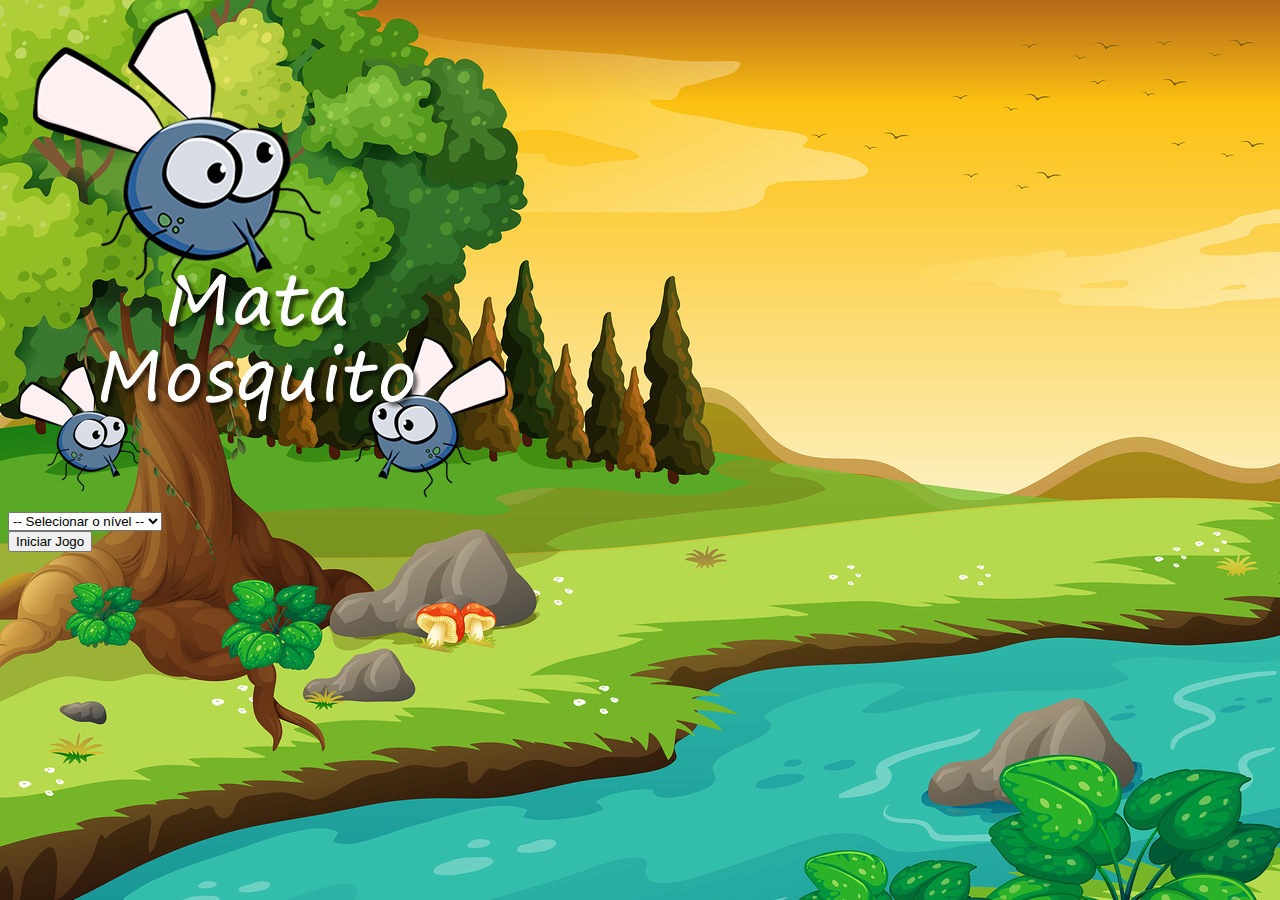
<file: index.html>
<!DOCTYPE html>
<html lang="pt-br">
  <head>
    <meta charset="UTF-8" />
    <meta http-equiv="X-UA-Compatible" content="IE=edge" />
    <meta name="viewport" content="width=device-width, initial-scale=1.0" />
    <title>Mata Mosquito</title>

    <!-- Bootstrap -->
    <link
      href="https://cdn.jsdelivr.net/npm/bootstrap@5.2.0/dist/css/bootstrap.min.css"
      rel="stylesheet"
      integrity="sha384-gH2yIJqKdNHPEq0n4Mqa/HGKIhSkIHeL5AyhkYV8i59U5AR6csBvApHHNl/vI1Bx"
      crossorigin="anonymous"
    />
    <!-- Css -->
    <link rel="stylesheet" href="estilo.css" />

    <script>
      function iniciarJogo() {
        var nivel = document.getElementById("nivel").value;

        if (nivel === "") {
          alert("Selecione um nível para iniciar o jogo");
          return false;
        }

        window.location.href = "app.html?" + nivel;
      }
    </script>
  </head>

  <body>
    <div class="container">
      <div class="row">
        <div class="col">
          <div class="d-flex justify-content-center">
            <img src="img/game.png" />
          </div>
        </div>
      </div>
    </div>

    <div class="row">
      <div class="col">
        <div class="d-flex justify-content-center">
          <div class="mb-2">
            <select class="form-control" id="nivel">
              <option value="">-- Selecionar o nível --</option>
              <option value="normal">Normal</option>
              <option value="difícil">Difícil</option>
              <option value="impossivel">Impossível</option>
            </select>
          </div>
        </div>
      </div>
    </div>

    <div class="row">
      <div class="col">
        <div class="d-flex justify-content-center">
          <button
            type="button"
            class="btn btn-danger btn-lg"
            onclick="iniciarJogo()"
          >
            Iniciar Jogo
          </button>
        </div>
      </div>
    </div>
  </body>
</html>
</file>
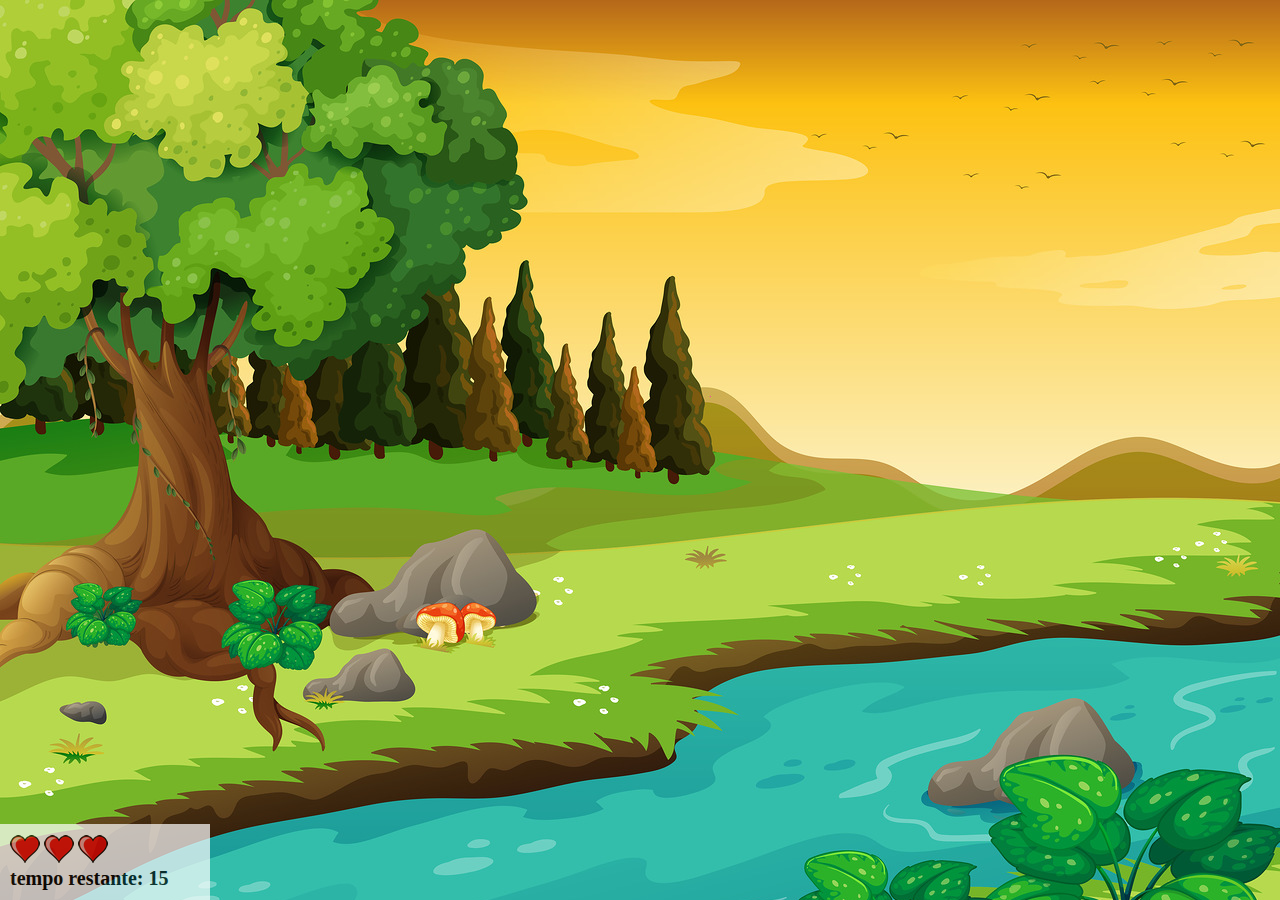
<file: app.html>
<!DOCTYPE html>
<html lang="pt-br">
  <head>
    <meta charset="UTF-8" />
    <meta http-equiv="X-UA-Compatible" content="IE=edge" />
    <meta name="viewport" content="width=device-width, initial-scale=1.0" />
    <title>Mata Mosquito</title>

    <!-- Bootstrap -->
    <link rel="stylesheet" href="estilo.css" />

    <script src="jogo.js"></script>
  </head>

  <body onresize="ajustaTamanhoPalcoJogo()">
    <div class="painel">
      <div class="vidas">
        <img id="v1" src="img/coracao_cheio.png" />
        <img id="v2" src="img/coracao_cheio.png" />
        <img id="v3" src="img/coracao_cheio.png" />
      </div>

      <div class="cronometro">
        tempo restante: <span id="cronometro"></span>
      </div>
    </div>
    <script>
      document.getElementById("cronometro").innerHTML = tempo;

      var criaMosquito = setInterval(function () {
        posicaoRandom();
      }, criaMosquitoTempo);
    </script>
  </body>
</html>
</file>
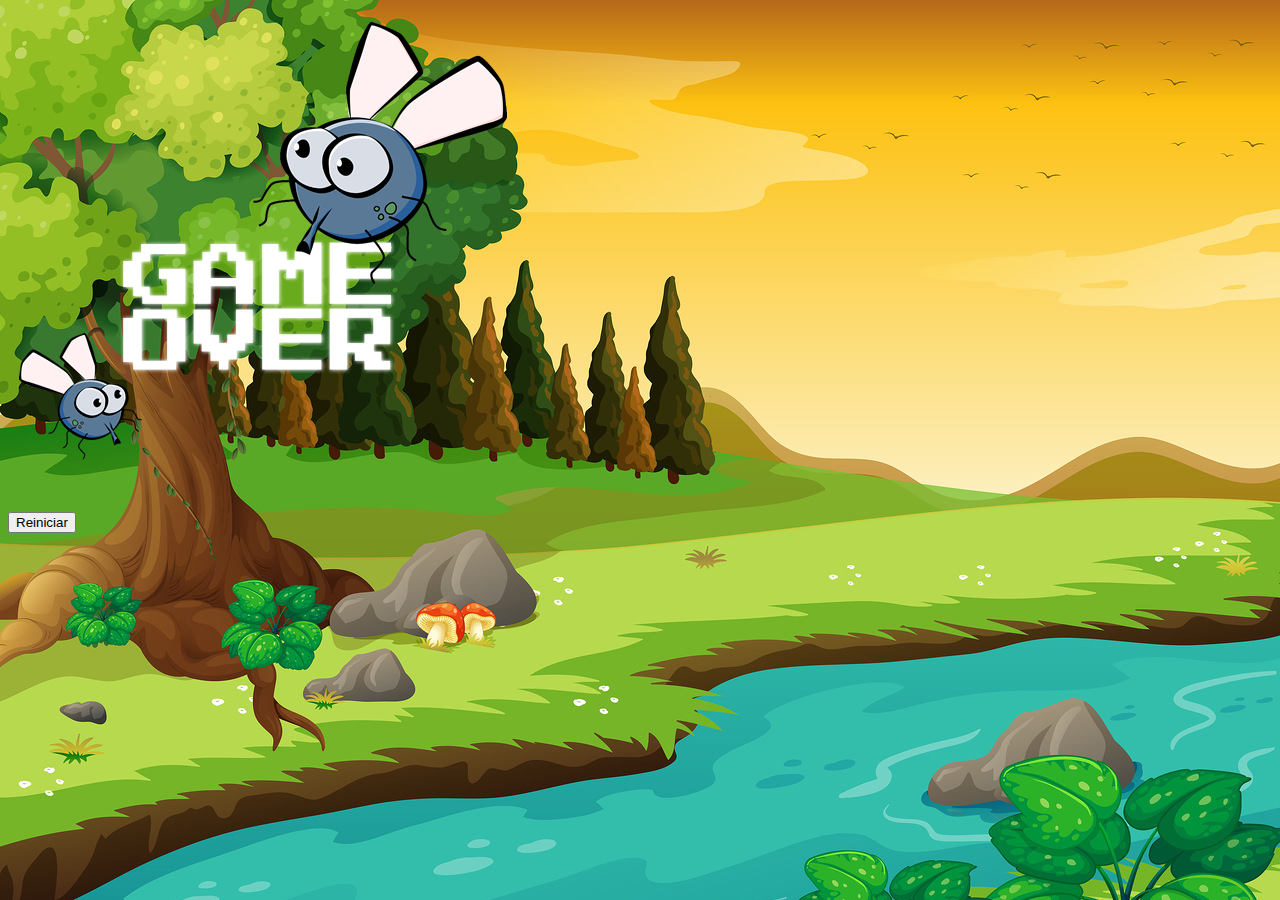
<file: game_over.html>
<!DOCTYPE html>
<html lang="pt-br">
  <head>
    <meta charset="UTF-8" />
    <meta http-equiv="X-UA-Compatible" content="IE=edge" />
    <meta name="viewport" content="width=device-width, initial-scale=1.0" />
    <title>Mata Mosquito</title>

    <!-- Bootstrap -->
    <link
      href="https://cdn.jsdelivr.net/npm/bootstrap@5.2.0/dist/css/bootstrap.min.css"
      rel="stylesheet"
      integrity="sha384-gH2yIJqKdNHPEq0n4Mqa/HGKIhSkIHeL5AyhkYV8i59U5AR6csBvApHHNl/vI1Bx"
      crossorigin="anonymous"
    />
    <!-- Css -->
    <link rel="stylesheet" href="estilo.css" />
  </head>

  <body>
    <div class="container">
      <div class="row">
        <div class="col">
          <div class="d-flex justify-content-center">
            <img src="img/game_over.png" />
          </div>
        </div>
      </div>
    </div>

    <div class="row">
      <div class="col">
        <div class="d-flex justify-content-center">
          <button
            type="button"
            class="btn btn-dark btn-lg"
            onclick="window.location.href='index.html'"
          >
            Reiniciar
          </button>
        </div>
      </div>
    </div>
  </body>
</html>
</file>
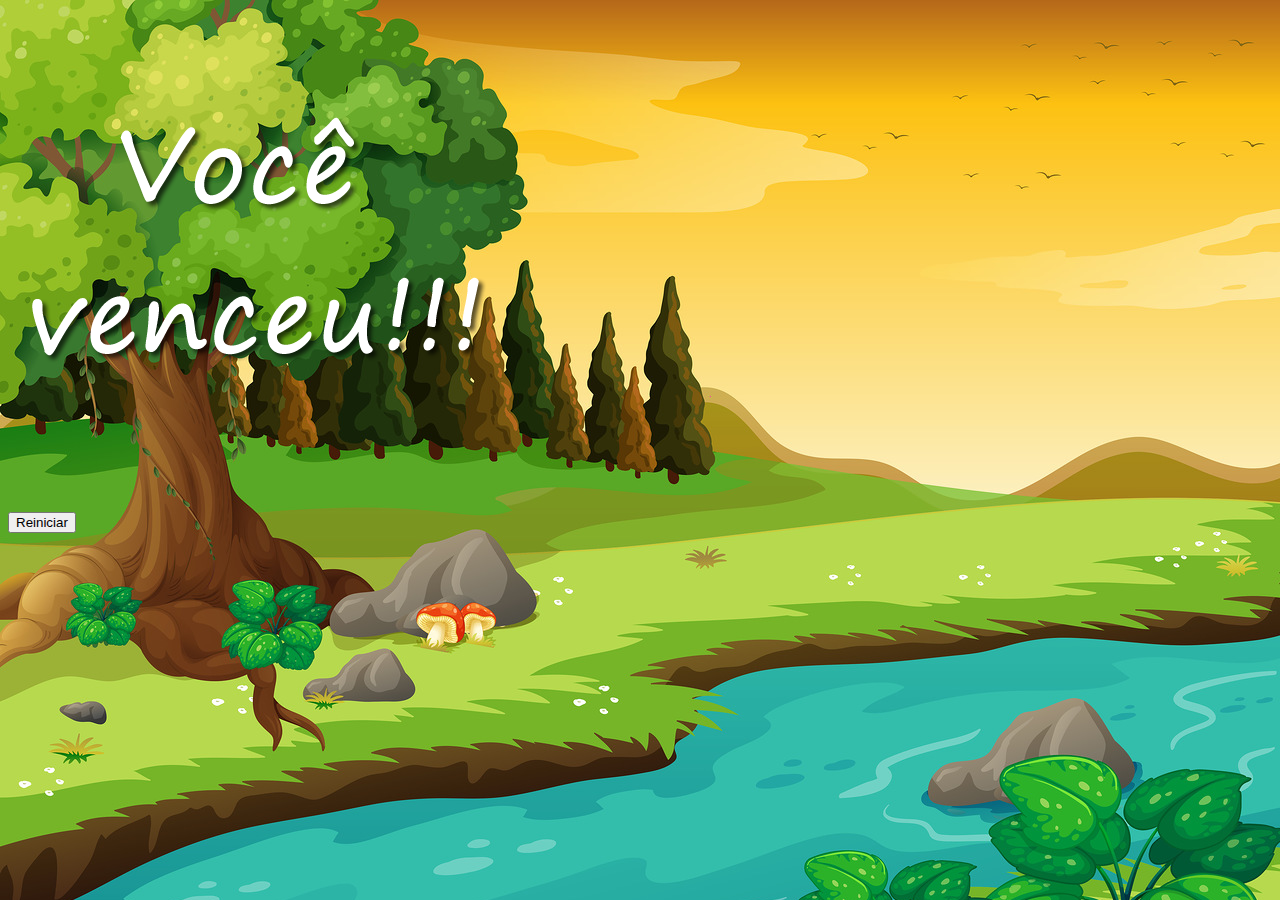
<file: vitoria.html>
<!DOCTYPE html>
<html lang="pt-br">
  <head>
    <meta charset="UTF-8" />
    <meta http-equiv="X-UA-Compatible" content="IE=edge" />
    <meta name="viewport" content="width=device-width, initial-scale=1.0" />
    <title>Mata Mosquito</title>

    <!-- Bootstrap -->
    <link
      href="https://cdn.jsdelivr.net/npm/bootstrap@5.2.0/dist/css/bootstrap.min.css"
      rel="stylesheet"
      integrity="sha384-gH2yIJqKdNHPEq0n4Mqa/HGKIhSkIHeL5AyhkYV8i59U5AR6csBvApHHNl/vI1Bx"
      crossorigin="anonymous"
    />
    <!-- Css -->
    <link rel="stylesheet" href="estilo.css" />
  </head>

  <body>
    <div class="container">
      <div class="row">
        <div class="col">
          <div class="d-flex justify-content-center">
            <img src="img/vitoria.png" />
          </div>
        </div>
      </div>
    </div>

    <div class="row">
      <div class="col">
        <div class="d-flex justify-content-center">
          <button
            type="button"
            class="btn btn-dark btn-lg"
            onclick="window.location.href='index.html'"
          >
            Reiniciar
          </button>
        </div>
      </div>
    </div>
  </body>
</html>
</file>
<file: estilo.css>
html{
    cursor: url(img/mata_mosquito.png) 30 30, auto;
    overflow-x:hidden;
}

body {
    background-image: url(img/bg.jpg);
    background-repeat: no-repeat;
    background-size: 100%;
}

.mosquito1 {
    width: 50px;
    height: 50px;
}

.mosquito2 {
    width: 70px;
    height: 70px;
}

.mosquito3 {
    width: 90px;
    height: 90px;
}

.ladoA {
    transform: scaleX(1);
}

.ladoB {
    transform: scaleX(-1);
}

.painel{
    position: absolute;
    width: 190px;
    padding: 10px;
    left: 0px;
    bottom: 0px;
    border-top: solid 1px #fff;
    background-color: #fff;
    opacity: 0.7;
}

.vidas{
    float: left;
}

.cronometro{
    float: left;
    font-size: 20px;
    font-weight: bold;
}
</file>
